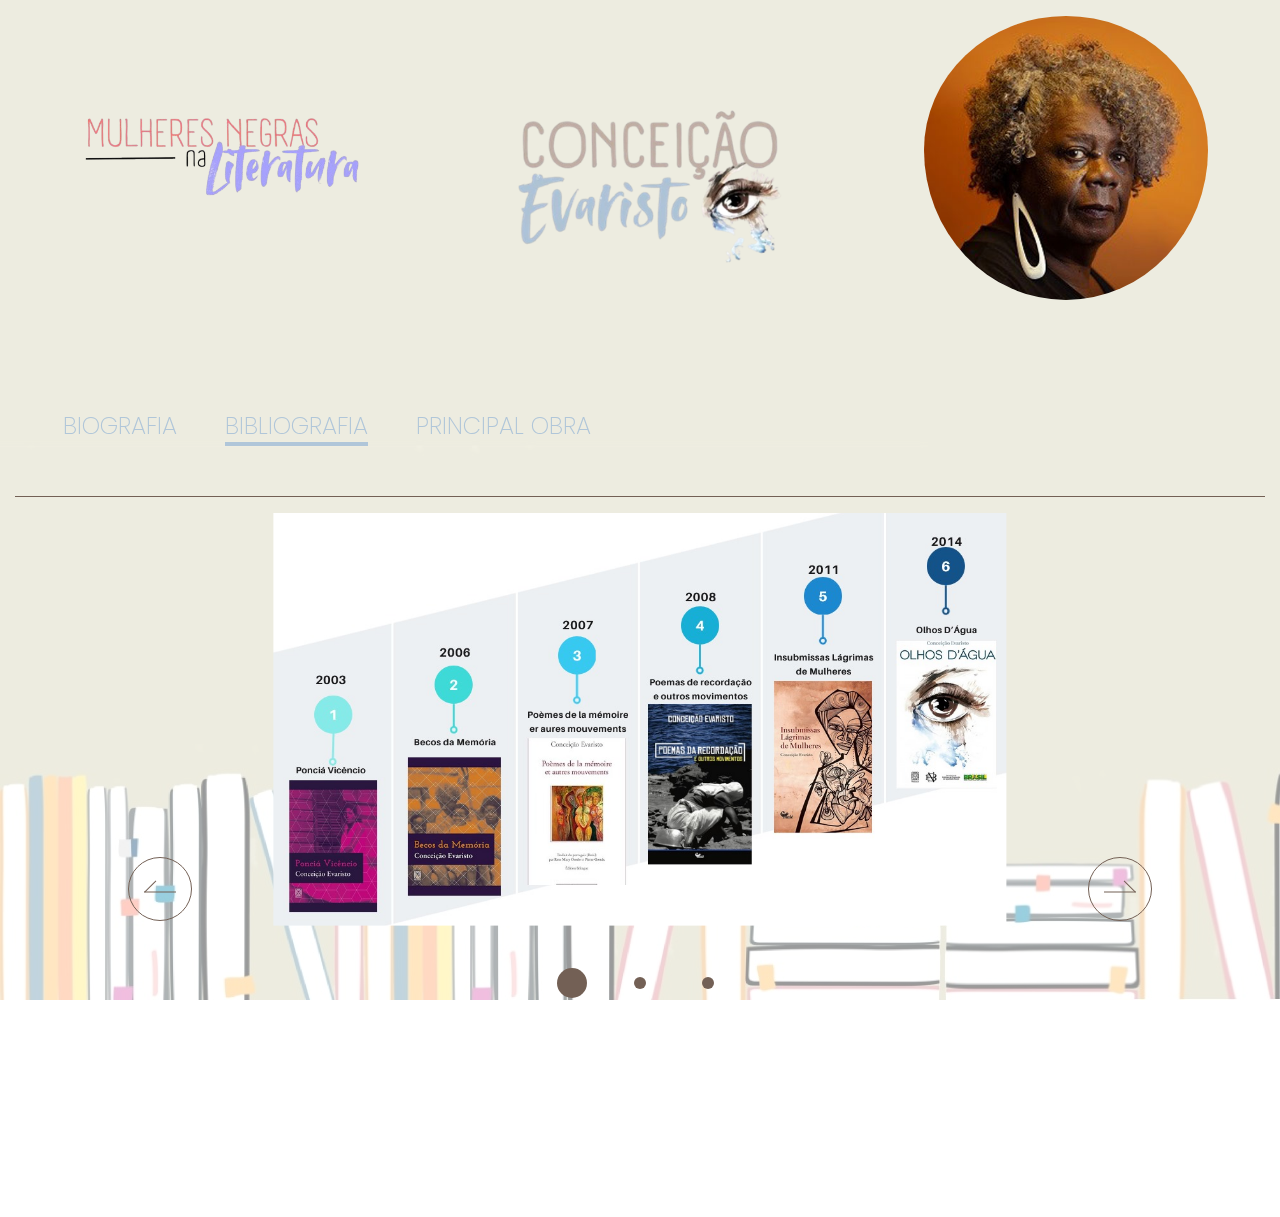
<file: bibliografiaConceicaoEvaristo.html>
<!DOCTYPE html>
<html lang="pt-br">

<head>
    <meta charset="UTF-8">
    <meta name="viewport" content="width=device-width, initial-scale=1.0">
    <link rel="stylesheet" href="./assets/css/autores.css">
    <title>Conceição Evaristo - Biografia</title>
</head>

<body>
    <main>
        <section>
            <div class="background">
                <img src="./assets/css/bg-livros.jpeg" alt="">
            </div>

            <div class="container">
                <div class="header">
                    <div class="row">
                        <a href="./index.html" class="logo">
                            <img src="./assets/img/molieres_negras.png" alt="Mulheres negras na literatura">
                        </a>

                        <img src="./assets/img/nome_Conceicao-removebg-preview.png" alt="Ryane Leão" class="nome_autor">

                        <img src="./assets/img/conceicaoEvaristo.jpg" alt="Foto da autora Ryane Leão"
                            class="foto_autor">
                    </div>
                </div>

                <div class="menu conceicao">
                    <nav>
                        <ul>
                            <li><a href="./biografiaConceicaoEvaristo.html">BIOGRAFIA</a></li>
                            <li><a href="./bibliografiaConceicaoEvaristo.html" id="selected-c">BIBLIOGRAFIA</a></li>
                            <li><a href="./principalObraConceicaoEvaristo.html">PRINCIPAL OBRA</a></li>
                        </ul>
                    </nav>
                    <div class="void"></div>
                </div>
            </div>
            <input type="radio" id="s-1" name="slider-control" checked="checked">
            <input type="radio" id="s-2" name="slider-control">
            <input type="radio" id="s-3" name="slider-control">
            <div class="js-slider">
                <figure class="js-slider_item img-1">
                    <div class="js-slider_img">
                        <img class="c-img-h-full" src="./assets/img/bibliografiaConceicao.jpg" alt="">
                    </div>
                </figure>
                <figure class="js-slider_item img-2">
                    <div class="js-slider_img">
                        <img class="c-img-h-full" src="./assets/img/bibliografiaConceicao (1).jpg" alt="">
                    </div>
                </figure>
                <figure class="js-slider_item img-3">
                    <div class="js-slider_img">
                        <img class="c-img-h-full" src="assets/img/bibliografiaConceicao (2).jpg"
                            alt="">
                    </div>
                </figure>
                <div class="js-slider_nav">
                    <label class="js-slider_nav_item s-nav-1 prev" for="s-3"></label>
                    <label class="js-slider_nav_item s-nav-1 next" for="s-2"></label>
                    <label class="js-slider_nav_item s-nav-2 prev" for="s-1"></label>
                    <label class="js-slider_nav_item s-nav-2 next" for="s-3"></label>
                    <label class="js-slider_nav_item s-nav-3 prev" for="s-2"></label>
                    <label class="js-slider_nav_item s-nav-3 next" for="s-1"></label>
                </div>
                <div class="js-slider_indicator">
                    <div class="js-slider-indi indi-1"></div>
                    <div class="js-slider-indi indi-2"></div>
                    <div class="js-slider-indi indi-3"></div>
                </div>
            </div>
        </section>
    </main>
</body>

</html>
</file>
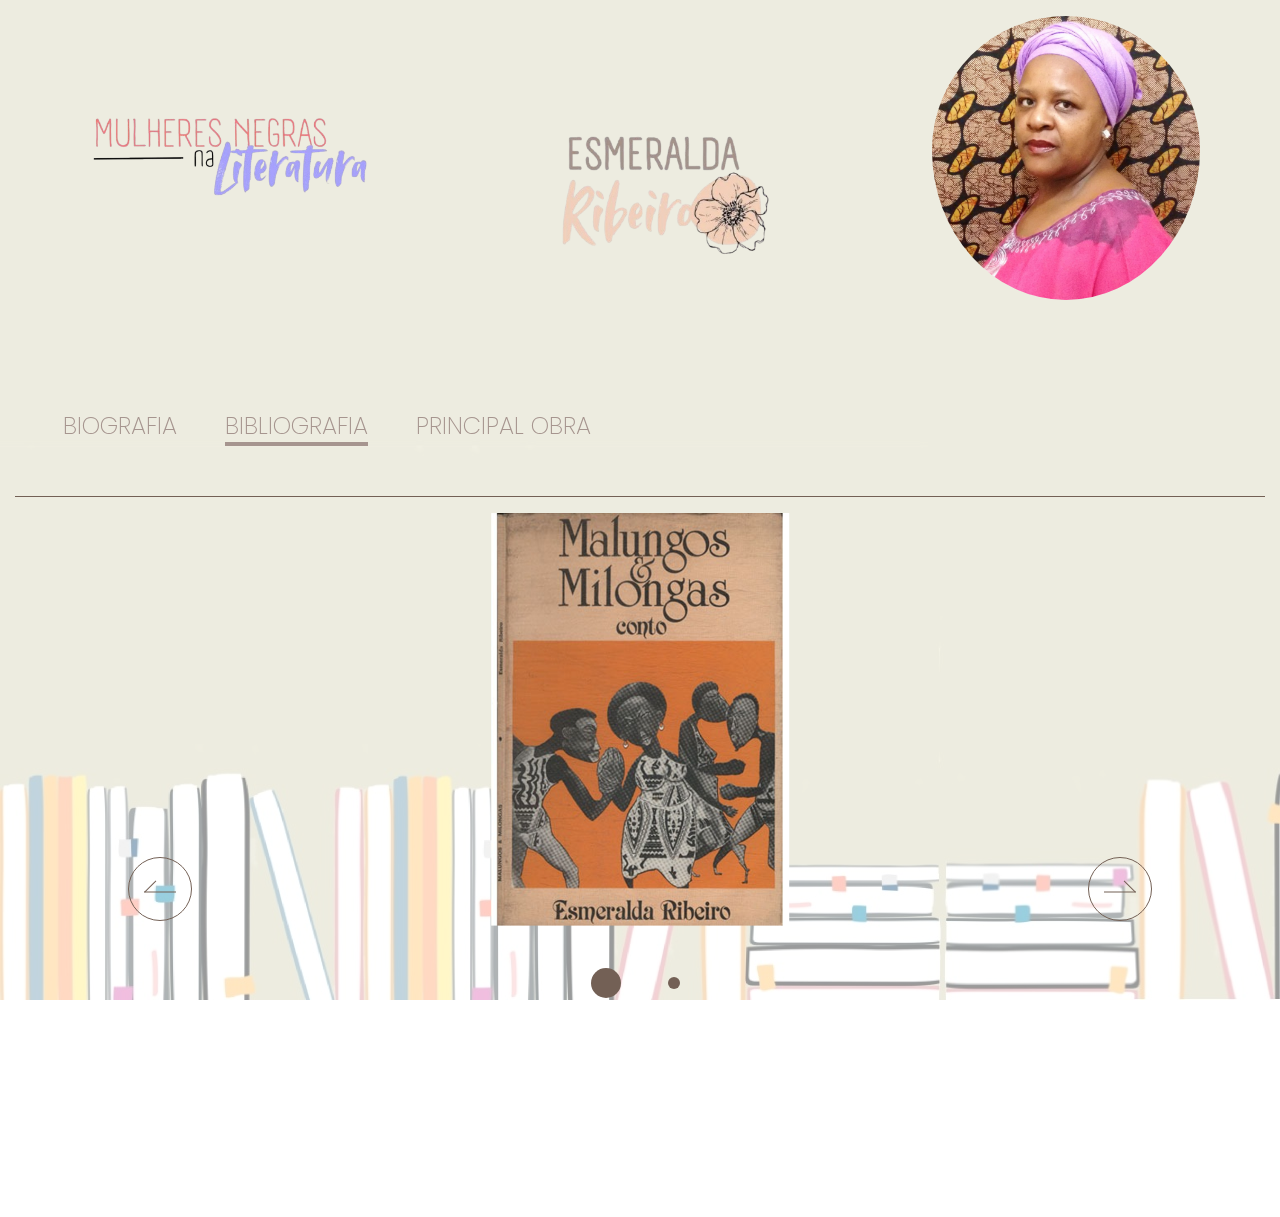
<file: bibliografiaEsmeraldaRibeiro.html>
<!DOCTYPE html>
<html lang="pt-br">

<head>
    <meta charset="UTF-8">
    <meta name="viewport" content="width=device-width, initial-scale=1.0">
    <link rel="stylesheet" href="./assets/css/autores.css">
    <title>Esmeralda Ribeiro - Biografia</title>
</head>

<body>
    <main>
        <section>
            <div class="background">
                <img src="./assets/css/bg-livros.jpeg" alt="">
            </div>

            <div class="container">
                <div class="header">
                    <div class="row">
                        <a href="./index.html" class="logo">
                            <img src="./assets/img/molieres_negras.png" alt="Mulheres negras na literatura">
                        </a>

                        <img src="./assets/img/nome_Esmeralda-removebg-preview.png" alt="Ryane Leão" class="nome_autor">

                        <img src="./assets/img/esmeraldaRibeiro.png" alt="Foto da autora Ryane Leão" class="foto_autor">
                    </div>
                </div>

                <div class="menu esmeralda">
                    <nav>
                        <ul>
                            <li><a href="./biografiaEsmeraldaRibeiro.html" >BIOGRAFIA</a></li>
                            <li><a href="./bibliografiaEsmeraldaRibeiro.html" id="selected-e">BIBLIOGRAFIA</a></li>
                            <li><a href="./principalObraEsmeraldaRibeiro.html">PRINCIPAL OBRA</a></li>
                        </ul>
                    </nav>
                    <div class="void"></div>
                </div>
            </div>

            <input type="radio" id="s-1" name="slider-control" checked="checked">
            <input type="radio" id="s-2" name="slider-control">
            <!-- <input type="radio" id="s-3" name="slider-control"> -->
            <div class="js-slider">
                <figure class="js-slider_item img-1">
                    <div class="js-slider_img">
                        <img class="c-img-h-full" src="./assets/img/malungos&Milongas.png"
                            alt="">
                    </div>
                </figure>
                <figure class="js-slider_item img-2">
                    <div class="js-slider_img">
                        <img class="c-img-h-full" src="assets/img/oruKomi.png"
                            alt="">
                    </div>
                </figure>
                <!-- <figure class="js-slider_item img-3">
                <div class="js-slider_img">
                <img class="c-img-h-full" src="https://pics.codecolor.cn/images-opacity-slider/img_2_2.jpg" alt=""></div>
                <figcaption class="wo-caption">
                <h3 class="wo-h3">「風流無くてなゝくせ」ほおずき</h3>
                <ul class="wo-credit">
                    <li>大判 享和年間 (1801-04)</li>
                    <li>米・個人蔵</li>
                    <li>展示期間：1月30日 (水) ～ 2月18日 (月)</li></ul>
                </figcaption>
            </figure> -->
                <div class="js-slider_nav">
                    <label class="js-slider_nav_item s-nav-1 prev" for="s-2"></label>
                    <label class="js-slider_nav_item s-nav-1 next" for="s-2"></label>
                    <label class="js-slider_nav_item s-nav-2 prev" for="s-1"></label>
                    <label class="js-slider_nav_item s-nav-2 next" for="s-1"></label>
                    <label class="js-slider_nav_item s-nav-3 prev" for="s-2"></label>
                    <label class="js-slider_nav_item s-nav-3 next" for="s-1"></label>
                </div>
                <div class="js-slider_indicator">
                    <div class="js-slider-indi indi-1"></div>
                    <div class="js-slider-indi indi-2"></div>
                    <!-- <div class="js-slider-indi indi-3"></div> -->
                </div>
            </div>
        </section>
    </main>
</body>
</file>
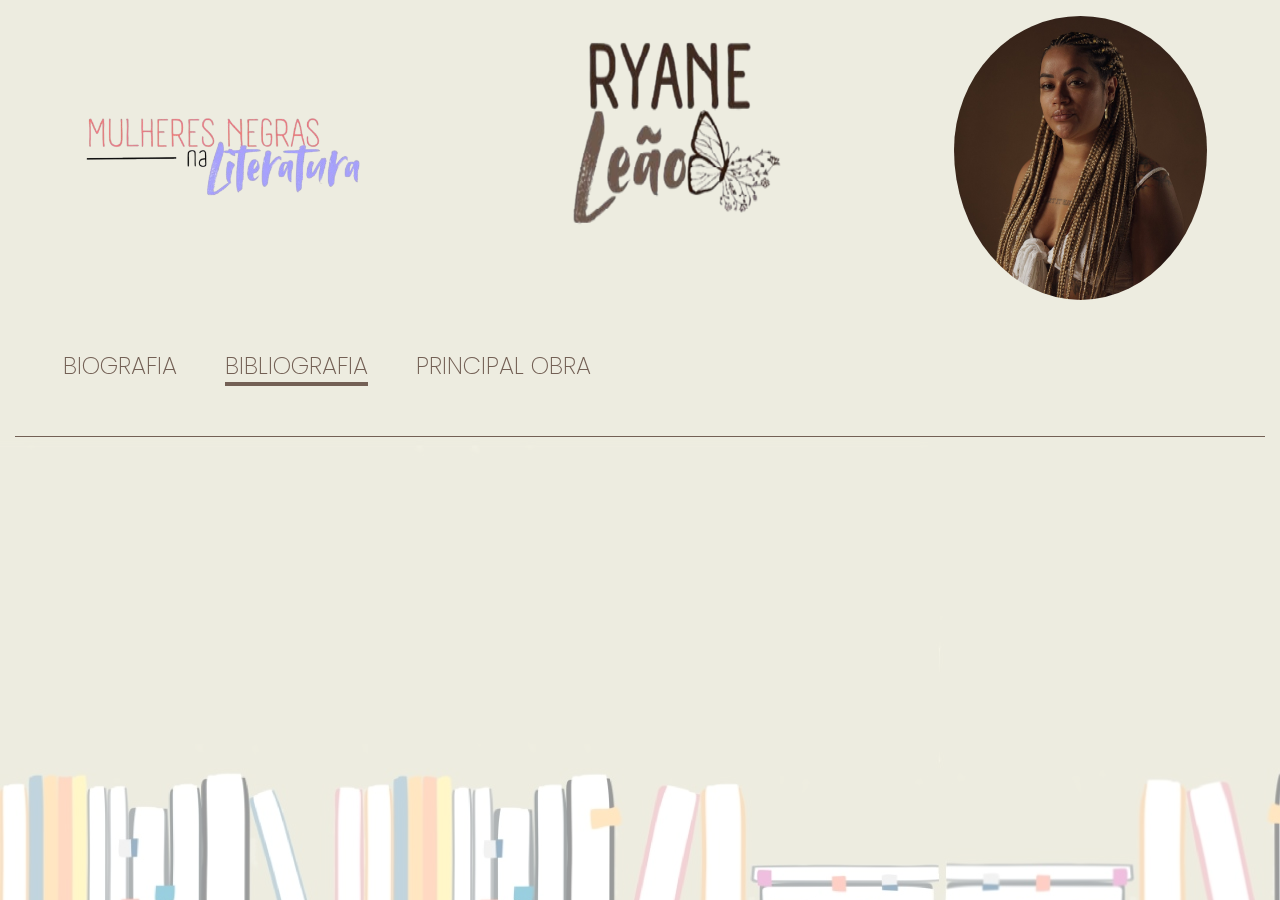
<file: bibliografiaRyaneLeao.html>
<!DOCTYPE html>
<html lang="pt-br">
<head>
    <meta charset="UTF-8">
    <meta name="viewport" content="width=device-width, initial-scale=1.0">
    <link rel="stylesheet" href="./assets/css/autores.css">
    <title>Ryane Leão - Bibliografia</title>
</head>
<body>
    <main>
        <section>
            <div class="background">
                <img src="./assets/css/bg-livros.jpeg" alt="">
            </div>

            <div class="container">
                <div class="header">
                    <div class="row">
                        <a href="./index.html" class="logo">
                            <img src="./assets/img/molieres_negras.png" alt="Mulheres negras na literatura">
                        </a>

                        <img src="./assets/img/nome_Ryane-removebg-preview.png" alt="Ryane Leão" class="nome-r">

                        <img src="./assets/img/ryaneLeao.png" alt="Foto da autora Ryane Leão" class="foto_autor">
                    </div>
                </div>
                
                <div class="menu ryane">
                    <nav>
                        <ul>
                            <li><a href="./biografiaRyaneLeao.html">BIOGRAFIA</a></li>
                            <li><a href="./bibliografiaRyaneLeao.html" id="selected-r">BIBLIOGRAFIA</a></li>
                            <li><a href="./principalObraRyaneLeao.html">PRINCIPAL OBRA</a></li>
                        </ul>
                    </nav>
                    <div class="void"></div>
                </div>
            </div>
        </section>
    </main>
</body>
</html>
</file>
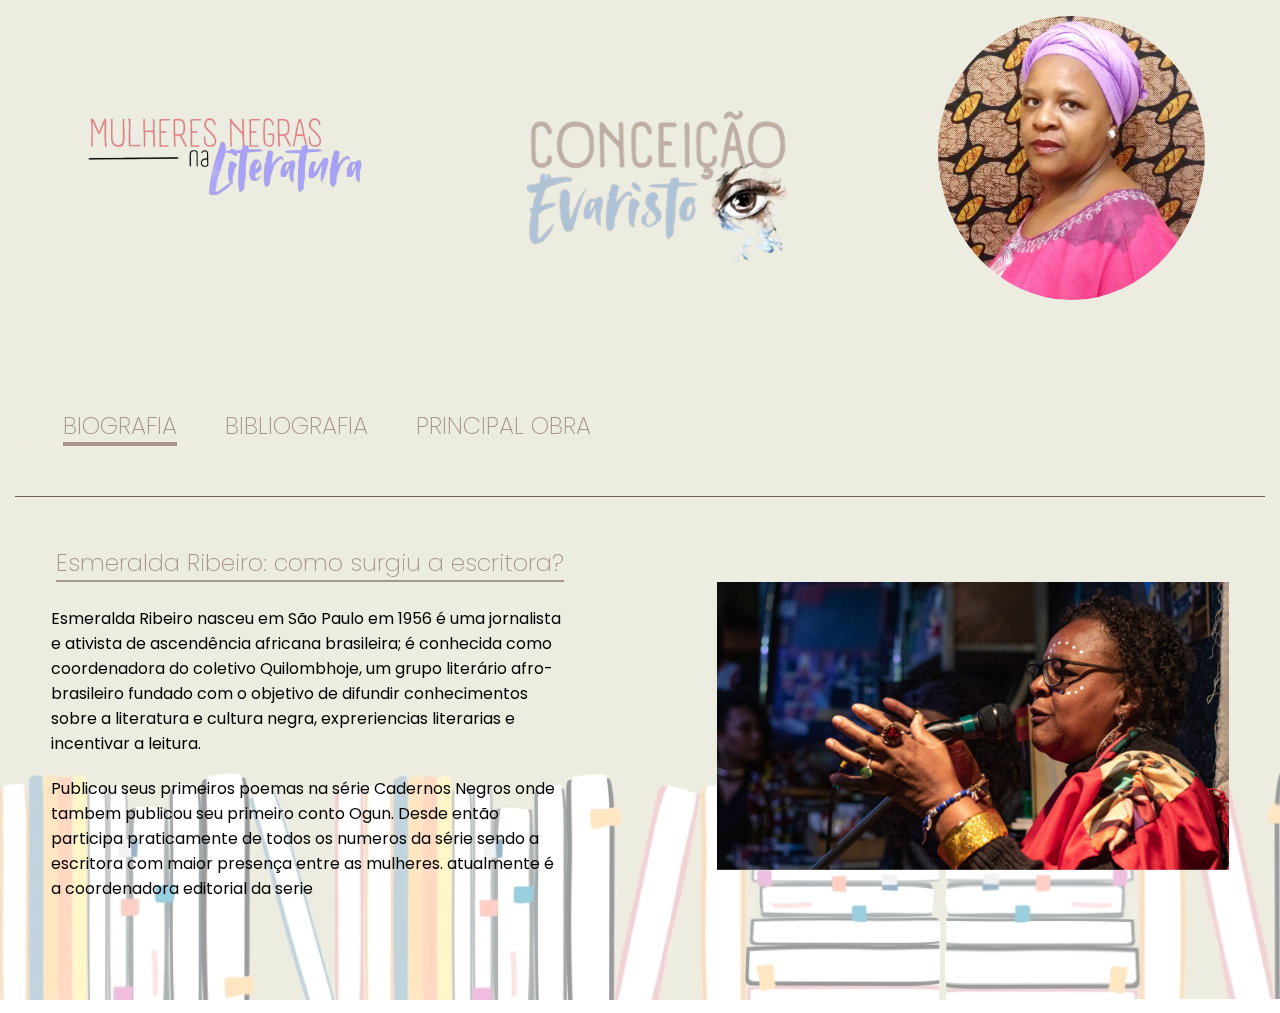
<file: biografiaConceicaoEvaristo.html>
<!DOCTYPE html>
<html lang="pt-br">
<head>
    <meta charset="UTF-8">
    <meta name="viewport" content="width=device-width, initial-scale=1.0">
    <link rel="stylesheet" href="./assets/css/autores.css">
    <title>Conceição Evaristo - Biografia</title>
</head>
<body>
    <main>
        <section>
            <div class="background">
                <img src="./assets/css/bg-livros.jpeg" alt="">
            </div>

            <div class="container">
                <div class="header">
                    <div class="row">
                        <a href="./index.html" class="logo">
                            <img src="./assets/img/molieres_negras.png" alt="Mulheres negras na literatura">
                        </a>

                        <img src="./assets/img/nome_Conceicao-removebg-preview.png" alt="Ryane Leão" class="nome_autor">

                        <img src="./assets/img/esmeraldaRibeiro.png" alt="Foto da autora Ryane Leão" class="foto_autor">
                    </div>
                </div>
                
                <div class="menu esmeralda">
                    <nav>
                        <ul>
                            <li><a href="./biografiaEsmeraldaRibeiro.html" id="selected-e">BIOGRAFIA</a></li>
                            <li><a href="./bibliografiaEsmeraldaRibeiro.html">BIBLIOGRAFIA</a></li>
                            <li><a href="./principalObraEsmeraldaRibeiro.html">PRINCIPAL OBRA</a></li>
                        </ul>
                    </nav>
                    <div class="void"></div>
                </div>

                <div class="container">
                    <div class="row">
                        <h2 id="title-e">
                            Esmeralda Ribeiro: como surgiu a escritora?
                        </h2>
                        <div class="void"></div>
                    </div>
                </div>

                <div class="conteudo">
                    <div class="container">
                        <div class="row">
                            <div class="text">
                                <p>Esmeralda Ribeiro nasceu em São Paulo em 1956 é uma jornalista e ativista de ascendência africana brasileira;
                                é conhecida como coordenadora do coletivo Quilombhoje, um grupo literário afro-brasileiro fundado com o objetivo de difundir conhecimentos sobre a literatura e cultura negra, expreriencias literarias e incentivar a leitura.</p>
                                <p>Publicou seus primeiros poemas na série Cadernos Negros onde tambem publicou seu primeiro conto Ogun. 
                                Desde então participa praticamente de todos os numeros da série sendo a escritora com maior presença entre as mulheres. atualmente é a coordenadora editorial da serie</p>
                            </div>
                    
                            <div class="img">
                                <img src="./assets/img/esmeraldaRibeiroDesc.png" alt="">
                            </div>
                        </div>
                        
                    </div>
                    
                </div>
            </div>
        </section>
    </main>
</body>
</html>
</file>
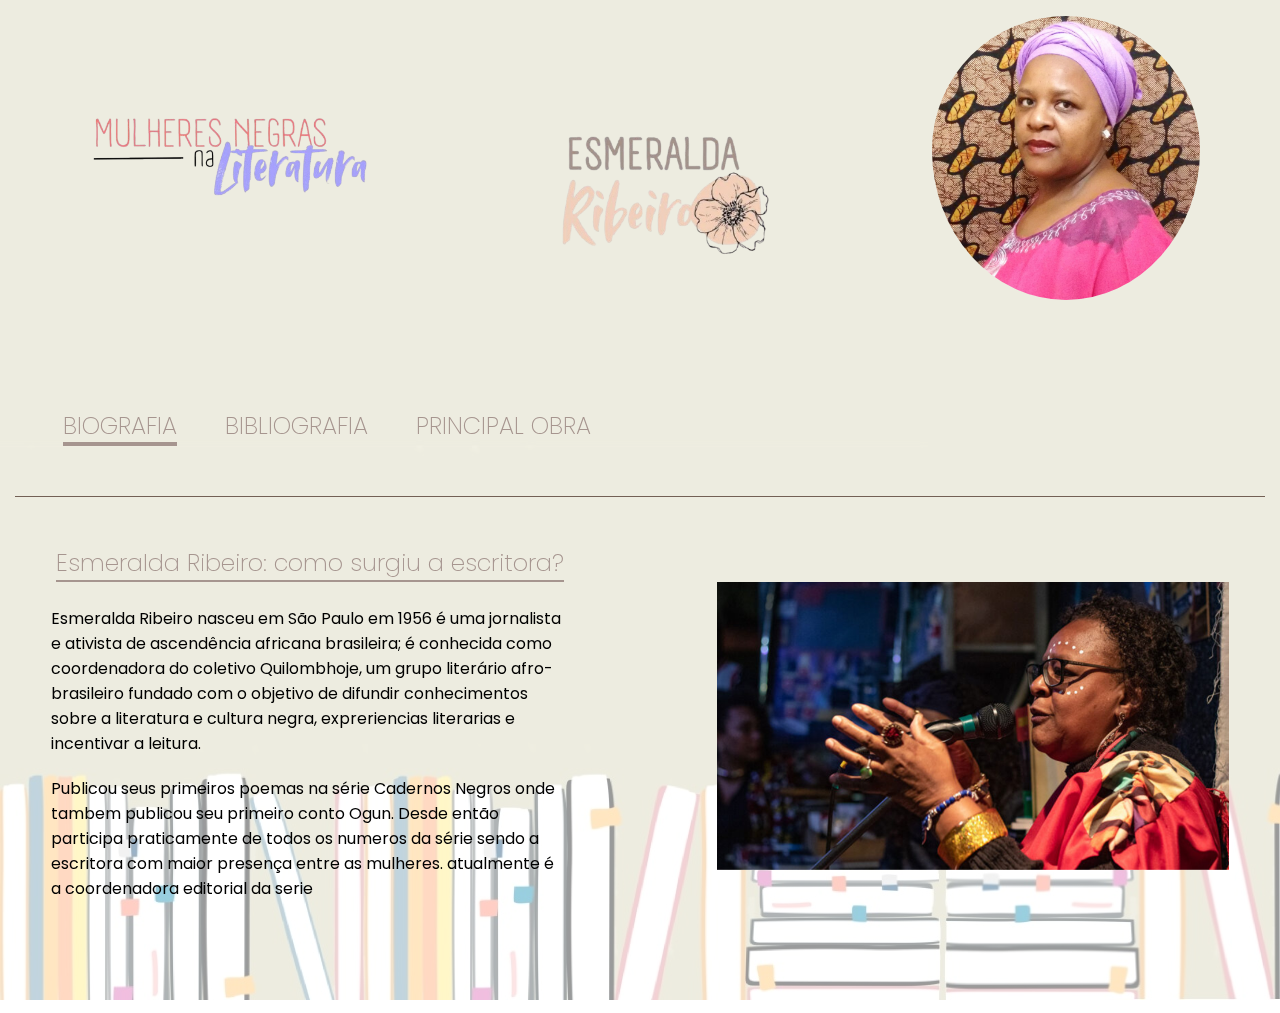
<file: biografiaEsmeraldaRibeiro.html>
<!DOCTYPE html>
<html lang="pt-br">
<head>
    <meta charset="UTF-8">
    <meta name="viewport" content="width=device-width, initial-scale=1.0">
    <link rel="stylesheet" href="./assets/css/autores.css">
    <title>Esmeralda Ribeiro - Biografia</title>
</head>
<body>
    <main>
        <section>
            <div class="background">
                <img src="./assets/css/bg-livros.jpeg" alt="">
            </div>

            <div class="container">
                <div class="header">
                    <div class="row">
                        <a href="./index.html" class="logo">
                            <img src="./assets/img/molieres_negras.png" alt="Mulheres negras na literatura">
                        </a>

                        <img src="./assets/img/nome_Esmeralda-removebg-preview.png" alt="Ryane Leão" class="nome_autor">

                        <img src="./assets/img/esmeraldaRibeiro.png" alt="Foto da autora Ryane Leão" class="foto_autor">
                    </div>
                </div>
                
                <div class="menu esmeralda">
                    <nav>
                        <ul>
                            <li><a href="./biografiaEsmeraldaRibeiro.html" id="selected-e">BIOGRAFIA</a></li>
                            <li><a href="./bibliografiaEsmeraldaRibeiro.html">BIBLIOGRAFIA</a></li>
                            <li><a href="./principalObraEsmeraldaRibeiro.html">PRINCIPAL OBRA</a></li>
                        </ul>
                    </nav>
                    <div class="void"></div>
                </div>

                <div class="container">
                    <div class="row">
                        <h2 id="title-e">
                            Esmeralda Ribeiro: como surgiu a escritora?
                        </h2>
                        <div class="void"></div>
                    </div>
                </div>

                <div class="conteudo">
                    <div class="container">
                        <div class="row">
                            <div class="text">
                                <p>Esmeralda Ribeiro nasceu em São Paulo em 1956 é uma jornalista e ativista de ascendência africana brasileira;
                                é conhecida como coordenadora do coletivo Quilombhoje, um grupo literário afro-brasileiro fundado com o objetivo de difundir conhecimentos sobre a literatura e cultura negra, expreriencias literarias e incentivar a leitura.</p>
                                <p>Publicou seus primeiros poemas na série Cadernos Negros onde tambem publicou seu primeiro conto Ogun. 
                                Desde então participa praticamente de todos os numeros da série sendo a escritora com maior presença entre as mulheres. atualmente é a coordenadora editorial da serie</p>
                            </div>
                    
                            <div class="img">
                                <img src="./assets/img/esmeraldaRibeiroDesc.png" alt="">
                            </div>
                        </div>
                        
                    </div>
                    
                </div>
            </div>
        </section>
    </main>
</body>
</html>
</file>
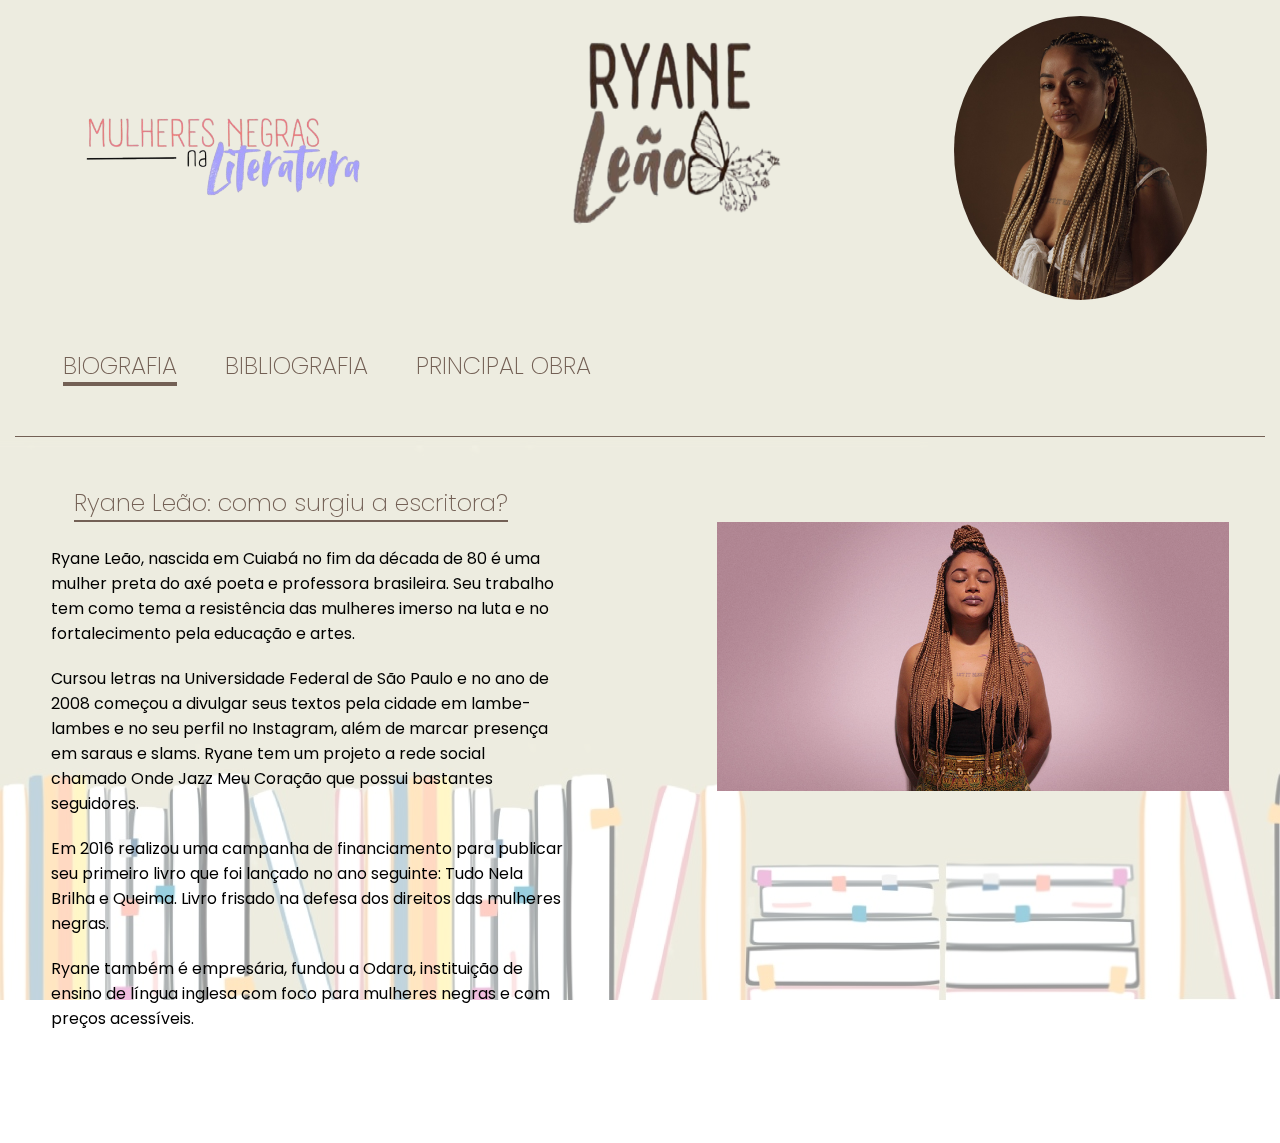
<file: biografiaRyaneLeao.html>
<!DOCTYPE html>
<html lang="pt-br">
<head>
    <meta charset="UTF-8">
    <meta name="viewport" content="width=device-width, initial-scale=1.0">
    <link rel="stylesheet" href="./assets/css/autores.css">
    <title>Ryane Leão - Biografia</title>
</head>
<body>
    <main>
        <section>
            <div class="background">
                <img src="./assets/css/bg-livros.jpeg" alt="">
            </div>

            <div class="container">
                <div class="header">
                    <div class="row">
                        <a href="./index.html" class="logo">
                            <img src="./assets/img/molieres_negras.png" alt="Mulheres negras na literatura">
                        </a>

                        <img src="./assets/img/nome_Ryane-removebg-preview.png" alt="Ryane Leão" class="nome-r">

                        <img src="./assets/img/ryaneLeao.png" alt="Foto da autora Ryane Leão" class="foto_autor">
                    </div>
                </div>
                
                <div class="menu ryane">
                    <nav>
                        <ul>
                            <li><a href="./biografiaRyaneLeao.html" id="selected-r">BIOGRAFIA</a></li>
                            <li><a href="./bibliografiaRyaneLeao.html">BIBLIOGRAFIA</a></li>
                            <li><a href="./principalObraRyaneLeao.html">PRINCIPAL OBRA</a></li>
                        </ul>
                    </nav>
                    <div class="void"></div>
                </div>

                <div class="container">
                    <div class="row">
                        <h2 id="title-r">
                            Ryane Leão: como surgiu a escritora?
                        </h2>
                        <div class="void"></div>
                    </div>
                </div>

                <div class="conteudo">
                    <div class="container">
                        <div class="row">
                            <div class="text">
                                <p>Ryane Leão, nascida em Cuiabá no fim da década de 80 é uma mulher preta do axé poeta e professora brasileira. 
                                Seu trabalho tem como tema a resistência das mulheres imerso na luta e no fortalecimento pela educação e artes.</p>
                                <p>Cursou letras na Universidade Federal de São Paulo e no ano de 2008 começou a divulgar seus textos pela cidade em lambe-lambes e no seu perfil no Instagram, além de marcar presença em saraus e slams. 
                                Ryane tem um projeto a rede social chamado Onde Jazz Meu Coração que possui bastantes seguidores.</p>
                                <p>Em 2016 realizou uma campanha de financiamento para publicar seu primeiro livro que foi lançado no ano seguinte: Tudo Nela Brilha e Queima. 
                                Livro frisado na defesa dos direitos das mulheres negras.</p>
                                <p>Ryane também é empresária, fundou a Odara, instituição de ensino de língua inglesa com foco para mulheres negras e com preços acessíveis.</p>
                            </div>
                    
                            <div class="img">
                                <img src="./assets/img/ryaneLeaoDesc.png" alt="">
                            </div>
                        </div>
                        
                    </div>
                    
                </div>
            </div>
        </section>
    </main>
</body>
</html>
</file>
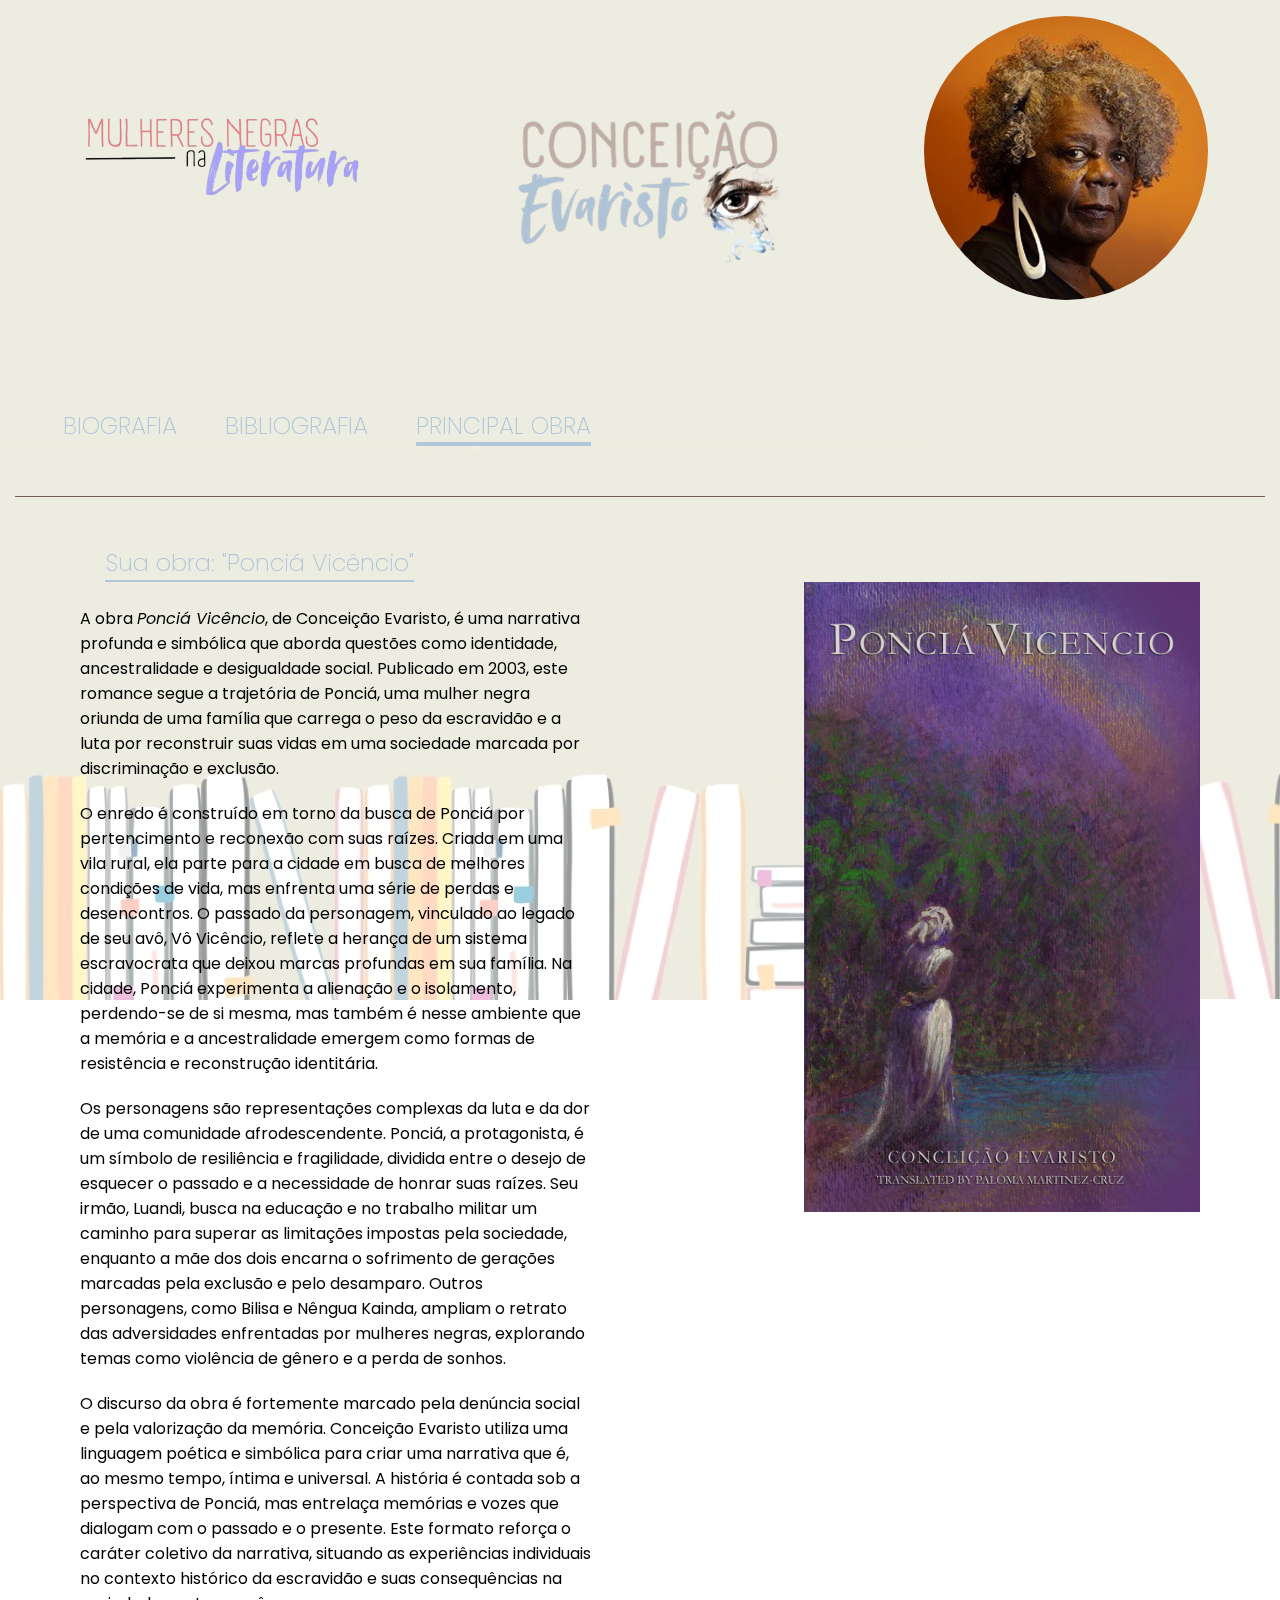
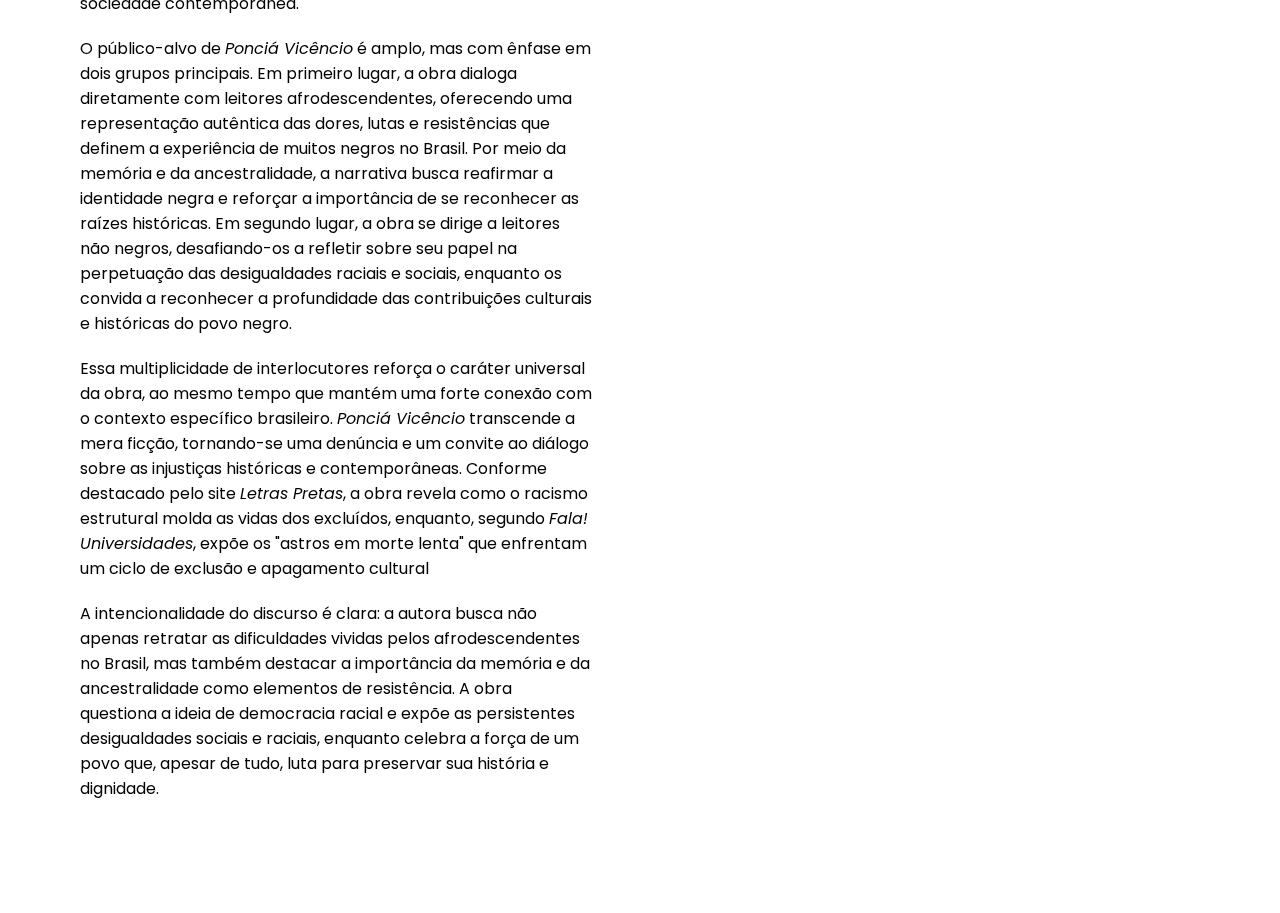
<file: principalObraConceicaoEvaristo.html>
<!DOCTYPE html>
<html lang="pt-br">

<head>
    <meta charset="UTF-8">
    <meta name="viewport" content="width=device-width, initial-scale=1.0">
    <link rel="stylesheet" href="./assets/css/autores.css">
    <title>Conceição Evaristo - Biografia</title>
</head>

<body>
    <main>
        <section>
            <div class="background">
                <img src="./assets/css/bg-livros.jpeg" alt="">
            </div>

            <div class="container">
                <div class="header">
                    <div class="row">
                        <a href="./index.html" class="logo">
                            <img src="./assets/img/molieres_negras.png" alt="Mulheres negras na literatura">
                        </a>

                        <img src="./assets/img/nome_Conceicao-removebg-preview.png" alt="Ryane Leão" class="nome_autor">

                        <img src="./assets/img/conceicaoEvaristo.jpg" alt="Foto da autora Ryane Leão"
                            class="foto_autor">
                    </div>
                </div>

                <div class="menu conceicao">
                    <nav>
                        <ul>
                            <li><a href="./biografiaConceicaoEvaristo.html">BIOGRAFIA</a></li>
                            <li><a href="./bibliografiaConceicaoEvaristo.html">BIBLIOGRAFIA</a></li>
                            <li><a href="./principalObraConceicaoEvaristo.html" id="selected-c">PRINCIPAL OBRA</a></li>
                        </ul>
                    </nav>
                    <div class="void"></div>
                </div>

                <div class="container">
                    <div class="row">
                        <h2 id="title-c">
                            Sua obra: "Ponciá Vicêncio"
                        </h2>
                        <div class="void"></div>
                    </div>
                </div>

                <div class="conteudo">
                    <div class="container">
                        <div class="row">
                            <div class="text">
                                <p>A obra <em>Ponciá Vicêncio</em>, de Conceição Evaristo, é uma narrativa profunda e simbólica
                                    que aborda questões como identidade, ancestralidade e desigualdade social. Publicado
                                    em 2003, este romance segue a trajetória de Ponciá, uma mulher negra oriunda de uma
                                    família que carrega o peso da escravidão e a luta por reconstruir suas vidas em uma
                                    sociedade marcada por discriminação e exclusão.</p>
                                <p>O enredo é construído em torno da busca de Ponciá por pertencimento e reconexão com
                                    suas raízes. Criada em uma vila rural, ela parte para a cidade em busca de melhores
                                    condições de vida, mas enfrenta uma série de perdas e desencontros. O passado da
                                    personagem, vinculado ao legado de seu avô, Vô Vicêncio, reflete a herança de um
                                    sistema escravocrata que deixou marcas profundas em sua família. Na cidade, Ponciá
                                    experimenta a alienação e o isolamento, perdendo-se de si mesma, mas também é nesse
                                    ambiente que a memória e a ancestralidade emergem como formas de resistência e
                                    reconstrução identitária.
                                </p>
                                <p>Os personagens são representações complexas da luta e da dor de uma comunidade
                                    afrodescendente. Ponciá, a protagonista, é um símbolo de resiliência e fragilidade,
                                    dividida entre o desejo de esquecer o passado e a necessidade de honrar suas raízes.
                                    Seu irmão, Luandi, busca na educação e no trabalho militar um caminho para superar
                                    as limitações impostas pela sociedade, enquanto a mãe dos dois encarna o sofrimento
                                    de gerações marcadas pela exclusão e pelo desamparo. Outros personagens, como Bilisa
                                    e Nêngua Kainda, ampliam o retrato das adversidades enfrentadas por mulheres negras,
                                    explorando temas como violência de gênero e a perda de sonhos.
                                </p>
                                <p>
                                    O discurso da obra é fortemente marcado pela denúncia social e pela valorização da
                                    memória. Conceição Evaristo utiliza uma linguagem poética e simbólica para criar uma
                                    narrativa que é, ao mesmo tempo, íntima e universal. A história é contada sob a
                                    perspectiva de Ponciá, mas entrelaça memórias e vozes que dialogam com o passado e o
                                    presente. Este formato reforça o caráter coletivo da narrativa, situando as
                                    experiências individuais no contexto histórico da escravidão e suas consequências na
                                    sociedade contemporânea.
                                </p>
                                <p>
                                    O público-alvo de <em>Ponciá Vicêncio</em> é amplo, mas com ênfase em dois grupos principais.
                                    Em primeiro lugar, a obra dialoga diretamente com leitores afrodescendentes,
                                    oferecendo uma representação autêntica das dores, lutas e resistências que definem a
                                    experiência de muitos negros no Brasil. Por meio da memória e da ancestralidade, a
                                    narrativa busca reafirmar a identidade negra e reforçar a importância de se
                                    reconhecer as raízes históricas. Em segundo lugar, a obra se dirige a leitores não
                                    negros, desafiando-os a refletir sobre seu papel na perpetuação das desigualdades
                                    raciais e sociais, enquanto os convida a reconhecer a profundidade das contribuições
                                    culturais e históricas do povo negro.
                                </p>
                                <p>
                                    Essa multiplicidade de interlocutores reforça o caráter universal da obra, ao mesmo
                                    tempo que mantém uma forte conexão com o contexto específico brasileiro. <em>Ponciá
                                    Vicêncio</em> transcende a mera ficção, tornando-se uma denúncia e um convite ao diálogo
                                    sobre as injustiças históricas e contemporâneas. Conforme destacado pelo site <em>Letras
                                    Pretas</em>, a obra revela como o racismo estrutural molda as vidas dos excluídos,
                                    enquanto, segundo <em>Fala! Universidades</em>, expõe os "astros em morte lenta" que
                                    enfrentam um ciclo de exclusão e apagamento cultural
                                </p>

                                <p>
                                    A intencionalidade do discurso é clara: a autora busca não apenas retratar as
                                    dificuldades vividas pelos afrodescendentes no Brasil, mas também destacar a
                                    importância da memória e da ancestralidade como elementos de resistência. A obra
                                    questiona a ideia de democracia racial e expõe as persistentes desigualdades sociais
                                    e raciais, enquanto celebra a força de um povo que, apesar de tudo, luta para
                                    preservar sua história e dignidade.
                                </p>
                            </div>

                            <div class="img">
                                <img src="./assets/img/ponciaVivencio.webp" alt="">
                            </div>
                        </div>

                    </div>

                </div>
            </div>
        </section>
    </main>
</body>

</html>
</file>
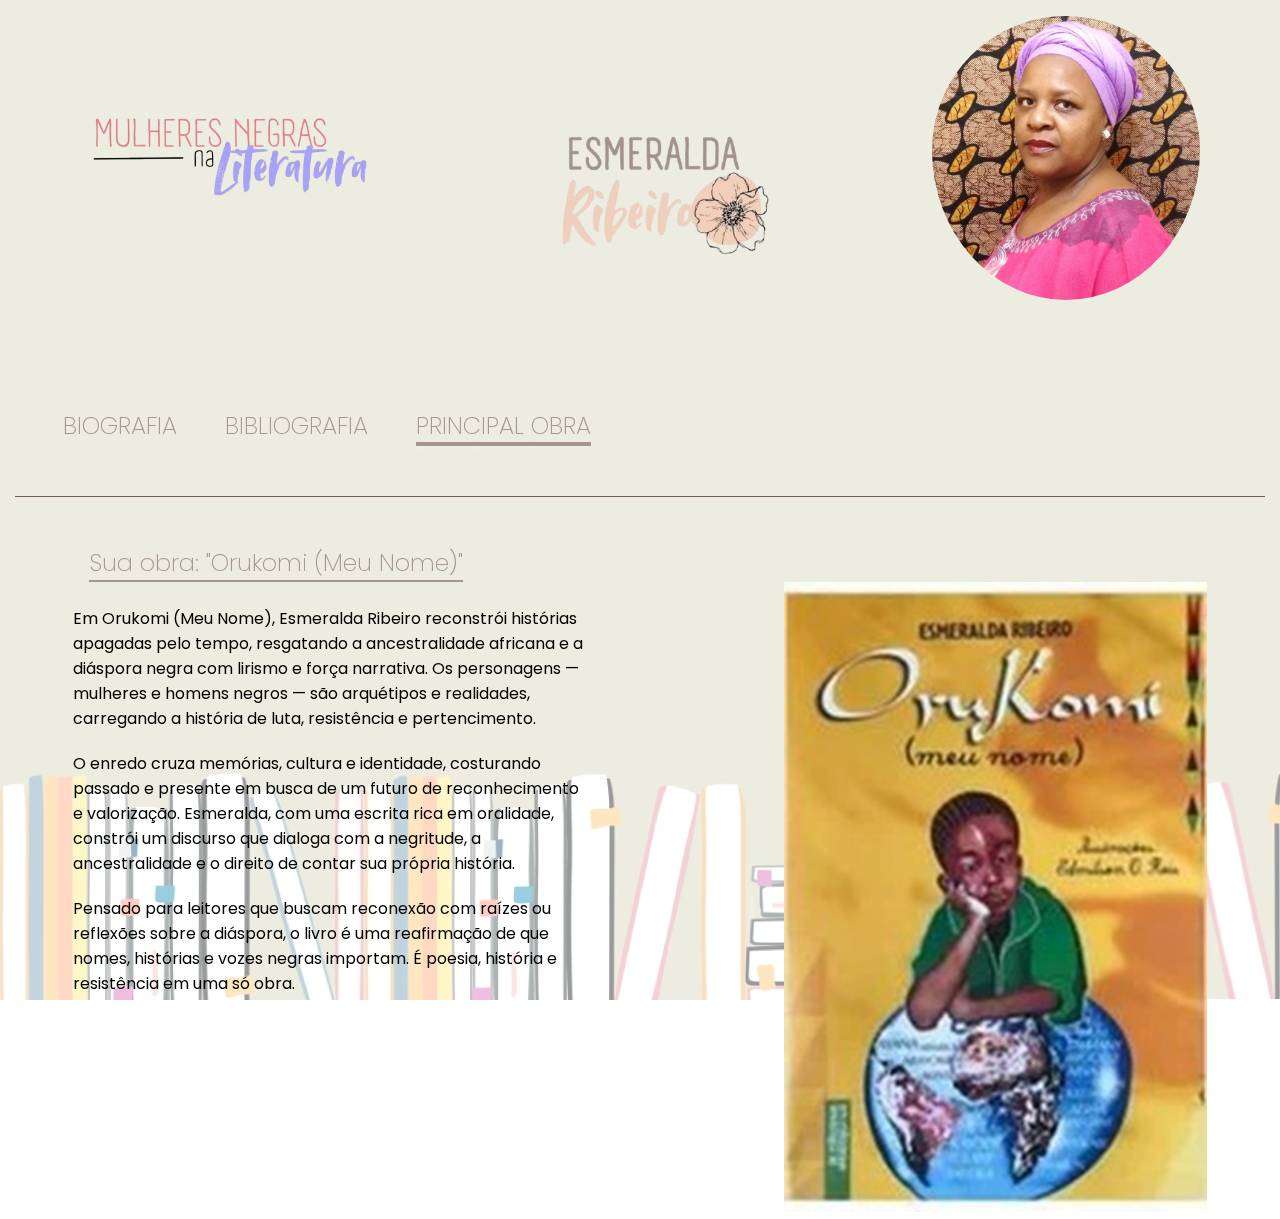
<file: principalObraEsmeraldaRibeiro.html>
<!DOCTYPE html>
<html lang="pt-br">

<head>
    <meta charset="UTF-8">
    <meta name="viewport" content="width=device-width, initial-scale=1.0">
    <link rel="stylesheet" href="./assets/css/autores.css">
    <title>Esmeralda Ribeiro - Biografia</title>
</head>

<body>
    <main>
        <section>
            <div class="background">
                <img src="./assets/css/bg-livros.jpeg" alt="">
            </div>

            <div class="container">
                <div class="redeas_header">
                    <div class="header">
                        <div class="row">
                            <a href="./index.html" class="logo">
                                <img src="./assets/img/molieres_negras.png" alt="Mulheres negras na literatura">
                            </a>

                            <img src="./assets/img/nome_Esmeralda-removebg-preview.png" alt="Ryane Leão"
                                class="nome_autor">

                            <img src="./assets/img/esmeraldaRibeiro.png" alt="Foto da autora Ryane Leão"
                                class="foto_autor">
                        </div>
                    </div>

                    <div class="menu esmeralda">
                        <nav>
                            <ul>
                                <li><a href="./biografiaEsmeraldaRibeiro.html">BIOGRAFIA</a></li>
                                <li><a href="./bibliografiaEsmeraldaRibeiro.html">BIBLIOGRAFIA</a></li>
                                <li><a href="./principalObraEsmeraldaRibeiro.html" id="selected-e">PRINCIPAL OBRA</a>
                                </li>
                            </ul>
                        </nav>
                        <div class="void"></div>
                    </div>
                </div>


                <div class="container">
                    <div class="row">
                        <h2 id="title-e">
                            Sua obra: "Orukomi (Meu Nome)"
                        </h2>
                        <div class="void"></div>
                    </div>
                </div>

                <div class="conteudo">
                    <div class="container">
                        <div class="row">
                            <div class="text">
                                <p>Em Orukomi (Meu Nome), Esmeralda Ribeiro reconstrói histórias apagadas pelo tempo,
                                    resgatando a ancestralidade africana e a diáspora negra com lirismo e força
                                    narrativa.
                                    Os personagens — mulheres e homens negros — são arquétipos e realidades, carregando
                                    a história de luta, resistência e pertencimento.</p>
                                <p>O enredo cruza memórias, cultura e identidade, costurando passado e presente em busca
                                    de um futuro de reconhecimento e valorização.
                                    Esmeralda, com uma escrita rica em oralidade, constrói um discurso que dialoga com a
                                    negritude, a ancestralidade e o direito de contar sua própria história.</p>
                                <p>Pensado para leitores que buscam reconexão com raízes ou reflexões sobre a diáspora,
                                    o livro é uma reafirmação de que nomes, histórias e vozes negras importam.
                                    É poesia, história e resistência em uma só obra.</p>
                            </div>

                            <div class="img">
                                <img src="./assets/img/oruKomi.png" alt="">
                            </div>
                        </div>

                    </div>

                </div>
            </div>
        </section>
    </main>
</body>

</html>
</file>
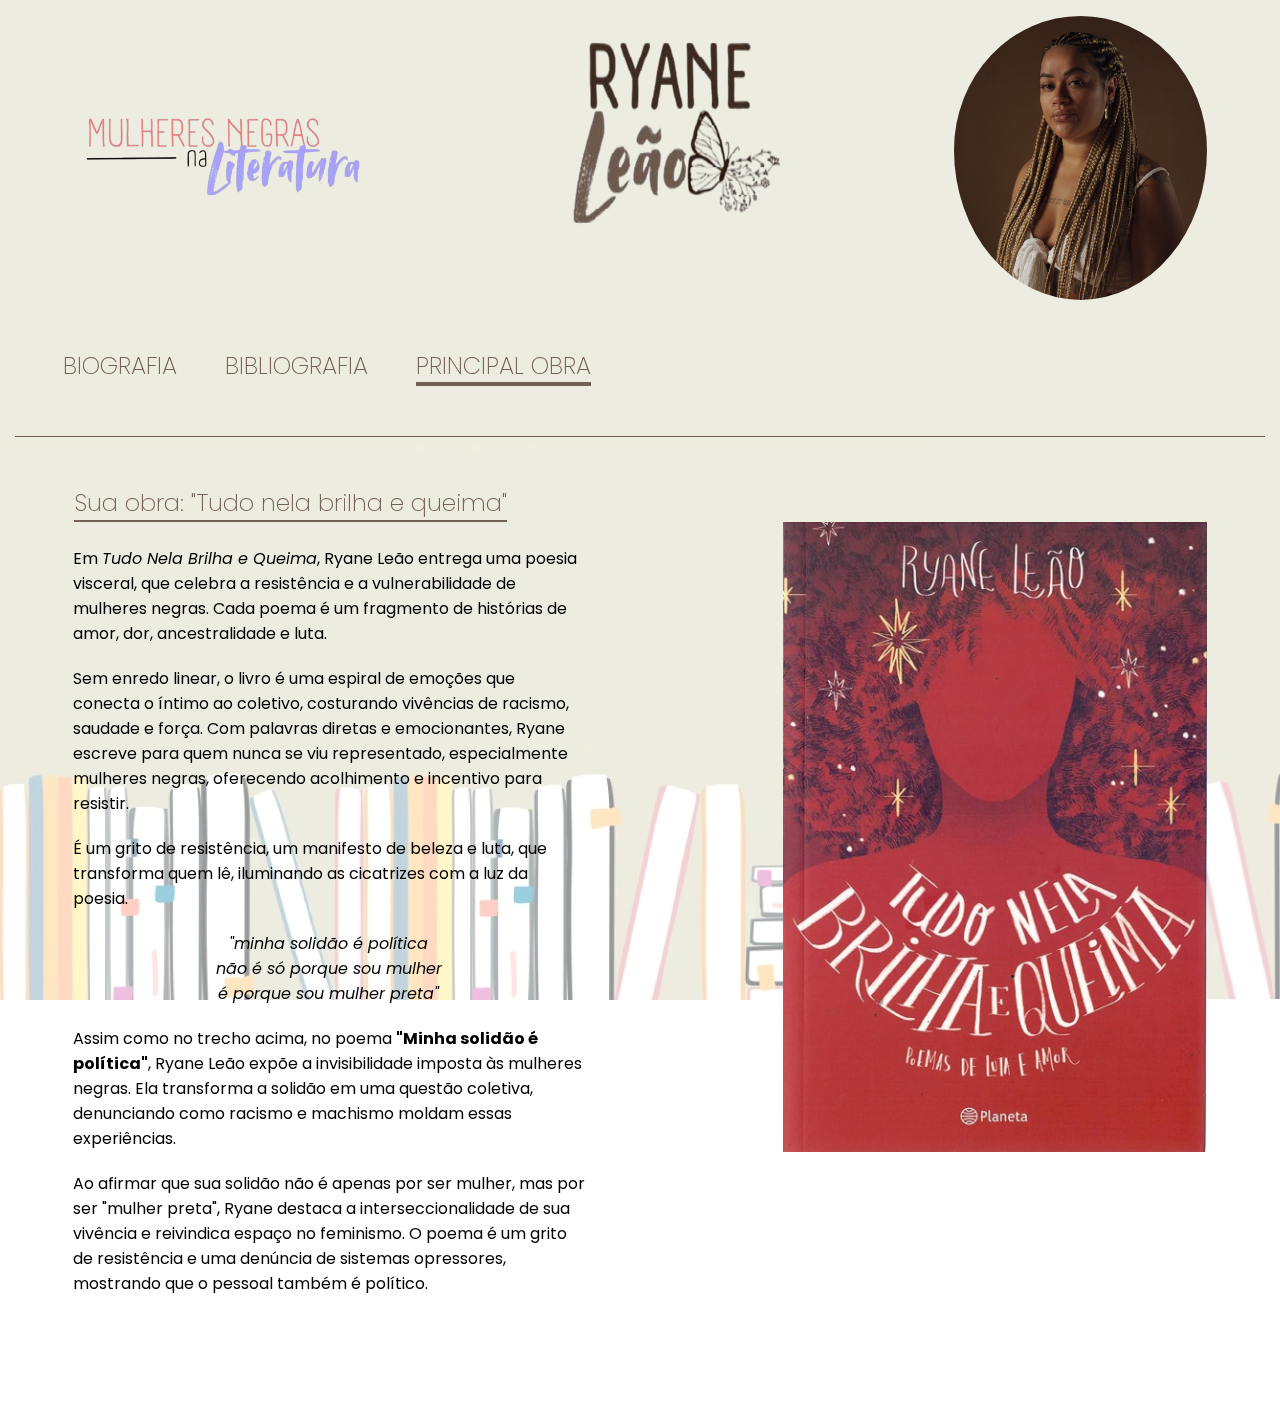
<file: principalObraRyaneLeao.html>
<!DOCTYPE html>
<html lang="pt-br">
<head>
    <meta charset="UTF-8">
    <meta name="viewport" content="width=device-width, initial-scale=1.0">
    <link rel="stylesheet" href="./assets/css/autores.css">
    <title>Ryane Leão - Principal Obra</title>
</head>
<body>
    <main>
        <section>
            <div class="background">
                <img src="./assets/css/bg-livros.jpeg" alt="">
            </div>

            <div class="container">
                <div class="header">
                    <div class="row">
                        <a href="./index.html" class="logo">
                            <img src="./assets/img/molieres_negras.png" alt="Mulheres negras na literatura">
                        </a>

                        <img src="./assets/img/nome_Ryane-removebg-preview.png" alt="Ryane Leão" class="nome-r">

                        <img src="./assets/img/ryaneLeao.png" alt="Foto da autora Ryane Leão" class="foto_autor">
                    </div>
                </div>
                
                <div class="menu ryane">
                    <nav>
                        <ul>
                            <li><a href="./biografiaRyaneLeao.html">BIOGRAFIA</a></li>
                            <li><a href="./bibliografiaRyaneLeao.html">BIBLIOGRAFIA</a></li>
                            <li><a href="./principalObraRyaneLeao.html" id="selected-r">PRINCIPAL OBRA</a></li>
                        </ul>
                    </nav>
                    <div class="void"></div>
                </div>

                <div class="container">
                    <div class="row">
                        <h2 id="title-r">
                            Sua obra: "Tudo nela brilha e queima"
                        </h2>
                        <div class="void"></div>
                    </div>
                </div>

                <div class="conteudo">
                    <div class="container">
                        <div class="row">
                            <div class="text">
                                <p>Em <em>Tudo Nela Brilha e Queima</em>, Ryane Leão entrega uma poesia visceral, que celebra a resistência e a vulnerabilidade de mulheres negras.
                                Cada poema é um fragmento de histórias de amor, dor, ancestralidade e luta.</p>
                                <p>Sem enredo linear, o livro é uma espiral de emoções que conecta o íntimo ao coletivo, costurando vivências de racismo, saudade e força. 
                                Com palavras diretas e emocionantes, Ryane escreve para quem nunca se viu representado, especialmente mulheres negras, oferecendo acolhimento e incentivo para resistir.</p>
                                <p>É um grito de resistência, um manifesto de beleza e luta, que transforma quem lê, iluminando as cicatrizes com a luz da poesia.</p>
                                <p class="poema"><i>"minha solidão é política<br>
                                não é só porque sou mulher<br>
                                é porque sou mulher preta"<br></i></p>
                                <p>Assim como no trecho acima, no poema <strong>"Minha solidão é política"</strong>, Ryane Leão expõe a invisibilidade imposta às mulheres negras. 
                                Ela transforma a solidão em uma questão coletiva, denunciando como racismo e machismo moldam essas experiências.</p>
                                <p>Ao afirmar que sua solidão não é apenas por ser mulher, mas por ser "mulher preta", Ryane destaca a interseccionalidade de sua vivência e reivindica espaço no feminismo. 
                                O poema é um grito de resistência e uma denúncia de sistemas opressores, mostrando que o pessoal também é político.</p>
                            </div>
                    
                            <div class="img">
                                <img src="./assets/img/tudoNelaBrilhaEQueima.png" alt="">
                            </div>
                        </div>
                        
                    </div>
                    
                </div>
            </div>
        </section>
    </main>
</body>
</html>
</file>
<file: assets/css/autores.css>
@import url('https://fonts.googleapis.com/css2?family=Poppins:ital,wght@0,100;0,200;0,300;0,400;0,500;0,600;0,700;0,800;0,900;1,100;1,200;1,300;1,400;1,500;1,600;1,700;1,800;1,900&display=swap');

* {
    margin: 0;
    padding: 0;
    box-sizing: border-box;
    font-family: Poppins;
    list-style: none;
}

.background {
    position: fixed;
    z-index: -1;
    opacity: .4;
}

.row {
    width: auto;
    display: flex;
    flex-direction: row;
    justify-content: space-around;
}

.foto_autor {
    max-width: 300px;
    max-height: 300px;
    border-radius: 50%;
    padding-top: 1rem;
}

.logo img {
    max-width: 300px;
}

.nome_autor {
    max-width: 50vh;
    max-height: 40vh;
}

.menu {
    display: flex;
    flex-direction: row;
    align-items: flex-end;
    border-bottom: 1px solid #736055;
}

.void {
    min-width: 50%;
}

.menu nav ul {
    min-width: 50%;
    display: flex;
    flex-direction: row;
    justify-content: space-around;
    align-items: flex-end;
    padding: 3rem;
    gap: 3rem;
    text-decoration: none;
}

.menu li {
    min-height: 2.5rem;
}

.menu a {
    text-decoration: none;
    font-weight: 200;
    font-size: 1.5rem;
}

.text {
    font-weight: normal;
    font-size: 1rem;
    padding-top: 1.5rem;
    width: 40vw;
    height: auto;
    gap: 20px;
    text-align: start;
    margin: 0 7rem 7rem 0;
}

.img img {
    max-width: 40vw;
    max-height: 70vh;
    overflow: hidden;
    align-self: center;
    justify-self: center;
}

.container {
    width: 100%;
    padding-right: 15px;
    padding-left: 15px;
    margin-right: auto;
    margin-left: auto;
    overflow: auto;
}

.conteudo .container .row .text {
    display: flex;
    flex-direction: column;
}

#selected-r {
    border-bottom: .25rem solid #736055;
}

#selected-c {
    border-bottom: .25rem solid #B0C6D9;
}

#selected-e {
    border-bottom: .25rem solid #A6958F;
}

.ryane a {
    color: #736055;
}

.ryane a:hover {
    border-bottom: .25rem solid #736055;
}

.esmeralda a {
    color: #A6958F;
}

.esmeralda a:hover {
    border-bottom: .25rem solid #A6958F;
}

.conceicao a {
    color: #B0C6D9;
}

.conceicao a:hover {
    border-bottom: .25rem solid #B0C6D9;
}

#title-r {
    padding-top: 3rem;
    font-weight: 200;
    font-size: 1.5rem;
    color: #736055;
    border-bottom: 2px solid #736055;
}

#title-e {
    padding-top: 3rem;
    font-weight: 200;
    font-size: 1.5rem;
    color: #A6958F;
    border-bottom: 2px solid #A6958F;
}

#title-c {
    padding-top: 3rem;
    font-weight: 200;
    font-size: 1.5rem;
    color: #B0C6D9;
    border-bottom: 2px solid #B0C6D9;
}

.nome-r {
    min-width: 300px;
    min-height: auto;
}

p.poema {
    text-align: center;
}

/* Slider bibliografia */

li {
    list-style: none;
}

input[type="radio"] {
    display: none;
}

.js-slider {
    position: relative;
    width: 80%;
    height: 80vh;
    margin: 0 auto;
}

.js-slider_item {
    position: absolute;
    left: 0;
    top: 0;
    width: 100%;
    height: 100%;
    padding: 1rem 3rem;
    opacity: 0;
    visibility: hidden;
    transform-origin: right center;
    transform: translate3d(0%, 0%, 0) rotateY(30deg) scaleX(0.95);
    transition: all 1s ease, transform 1s cubic-bezier(0.43, 0.28, 0.51, 1);
}

#s-1:checked~.js-slider .js-slider_item.img-1,
#s-2:checked~.js-slider .js-slider_item.img-2,
#s-3:checked~.js-slider .js-slider_item.img-3 {
    opacity: 1;
    visibility: visible;
    transform-origin: left center;
    transform: translate3d(0, 0, 0) rotateY(0deg) scaleX(1);
}

.js-slider_img {
    width: 100%;
    height: 60%;
    position: relative;
    overflow: hidden;
}

.c-img-w-full {
    position: absolute;
    top: 50%;
    left: 50%;
    width: 100%;
    height: auto;
    transform: translate3d(-50%, -50%, 0);
}

.c-img-h-full {
    position: absolute;
    top: 50%;
    left: 50%;
    width: auto;
    height: 100%;
    transform: translate3d(-50%, -50%, 0);
}

figcaption {
    display: block;
}

.c-label {
    display: inline-block;
    color: #eee;
    background-color: rgba(139, 0, 10, 0.9);
    line-height: 1;
    padding: 0.5em 0.9em;
    margin-right: 0.5em;
    font-size: 1.4rem;
    font-weight: bold;
}

.view-sm {
    display: none;
}

.js-slider_nav {
    position: absolute;
    left: 0;
    top: 50%;
    width: 100%;
    transform: translate3d(0, -50%, 0);
}

.js-slider_nav_item.prev {
    left: 0;
}

.js-slider_nav_item.next {
    right: 0;
    transform: rotateY(180deg);
}

.js-slider_nav_item {
    position: absolute;
    display: none;
    width: 4rem;
    height: 4rem;
    border: 1px solid #736055;
    border-radius: 50%;
    cursor: pointer;
    transition: 1s all cubic-bezier(0.075, 0.82, 0.165, 1);
}

.js-slider_nav_item:before {
    content: "";
    display: block;
    position: absolute;
    left: 1rem;
    top: 55%;
    width: 1rem;
    height: 1px;
    background-color: #736055;
    transform-origin: left bottom;
    transform: translate3d(0, -50%, 0) rotate(-45deg);
    transition: 1s all cubic-bezier(0.075, 0.82, 0.165, 1);
}

.js-slider_nav_item:hover {
    transform: translate3d(-30%, 0, 0);
}

.js-slider_nav_item.next:hover {
    transform: rotateY(180deg) translate3d(-30%, 0, 0);
}

.js-slider_nav_item:hover:before {
    transform: translate3d(0, -50%, 0) rotate(-30deg);
}

.js-slider_nav_item:after {
    content: "";
    position: absolute;
    top: 55%;
    left: 50%;
    width: 2rem;
    height: 1px;
    background-color: #736055;
    transform: translate3d(-50%, -50%, 0);
}

#s-1:checked~.js-slider .js-slider_nav .s-nav-1,
#s-2:checked~.js-slider .js-slider_nav .s-nav-2,
#s-3:checked~.js-slider .js-slider_nav .s-nav-3 {
    display: block;
}

.js-slider_indicator {
    position: absolute;
    left: 0;
    top: 63%;
    width: 100%;
    text-align: center;
}

.js-slider-indi {
    position: relative;
    display: inline-block;
    padding: 2rem;
    cursor: pointer;
}

.js-slider-indi:after {
    content: "";
    position: absolute;
    top: 50%;
    left: 50%;
    width: .75rem;
    height: .75rem;
    border-radius: .75rem;
    background: #736055;
    transform: translate3d(-50%, -50%, 0);
}

.js-slider-indi:hover:after {
    transform: translate3d(-50%, -50%, 0) scale(1.5);
    transition: 1s all cubic-bezier(0.075, 0.82, 0.165, 1);
}

#s-1:checked~.js-slider .js-slider_indicator .indi-1:after,
#s-2:checked~.js-slider .js-slider_indicator .indi-2:after,
#s-3:checked~.js-slider .js-slider_indicator .indi-3:after {
    transform: translate3d(-50%, -50%, 0) scale(2.5);
}

@media (max-width: 576px) {
    .container {
        max-width: 540px;
    }

    p.texto{font-size: 20px;}

    h1.titulo{font-size: 30px;}

    .descricao{
        display: flex;
        flex-direction: column;
        justify-content: center;
        align-items: center;
        text-align: center;
        padding: 0 20px;
    }

    .header .row{
        flex-direction: column;
        align-items: center;
        flex-wrap: nowrap;
        margin-top: 40px;
    }

    .row{
        flex-direction: column;
        align-items: center;
        flex-wrap: nowrap;
    }

    .header .row img, .header .row a.logo img{
        max-width: 30vw;
        height: auto;
    }

    .header .row{
        flex-direction: row;
        max-width: 100vw;
        justify-content: space-around;
    }

    .nome_autor, .nome-r{
        padding-right: 10px;
    }

    img.nome_autor{
        width: 40vw;
        height: auto;
    }
    
    .text{
        font-weight: normal;
        font-size: 1rem;
        width: 90vw;
        height: auto;
        gap: 20px;
        text-align: start;
        margin:2rem 7rem;
    }

    .foto_autor{
        display: none;
    }

    .menu, .menu nav ul, .menu li, .menu a{
        max-width: 100vw;
        font-size: 1rem;
        flex-direction: row;
        padding: 0;
        gap: 10vw;
    }

    .void{
        min-width: 40vw;
    }

    .img img{
        min-width: 80vw;
    }

    .js-slider_nav_item {
        width: 3rem;
        height: 3rem;
    }

    .js-slider_nav_item:after {
        width: 1rem;
        height: 1px;
    }
}

@media (max-width: 768px) {
    .container {
        max-width: 720px;
    }
}

@media (max-width: 992px) {
    .container {
        max-width: 960px;
    }
}

@media (max-width: 1200px) {
    .container {
        max-width: 1140px;
    }
}
</file>
